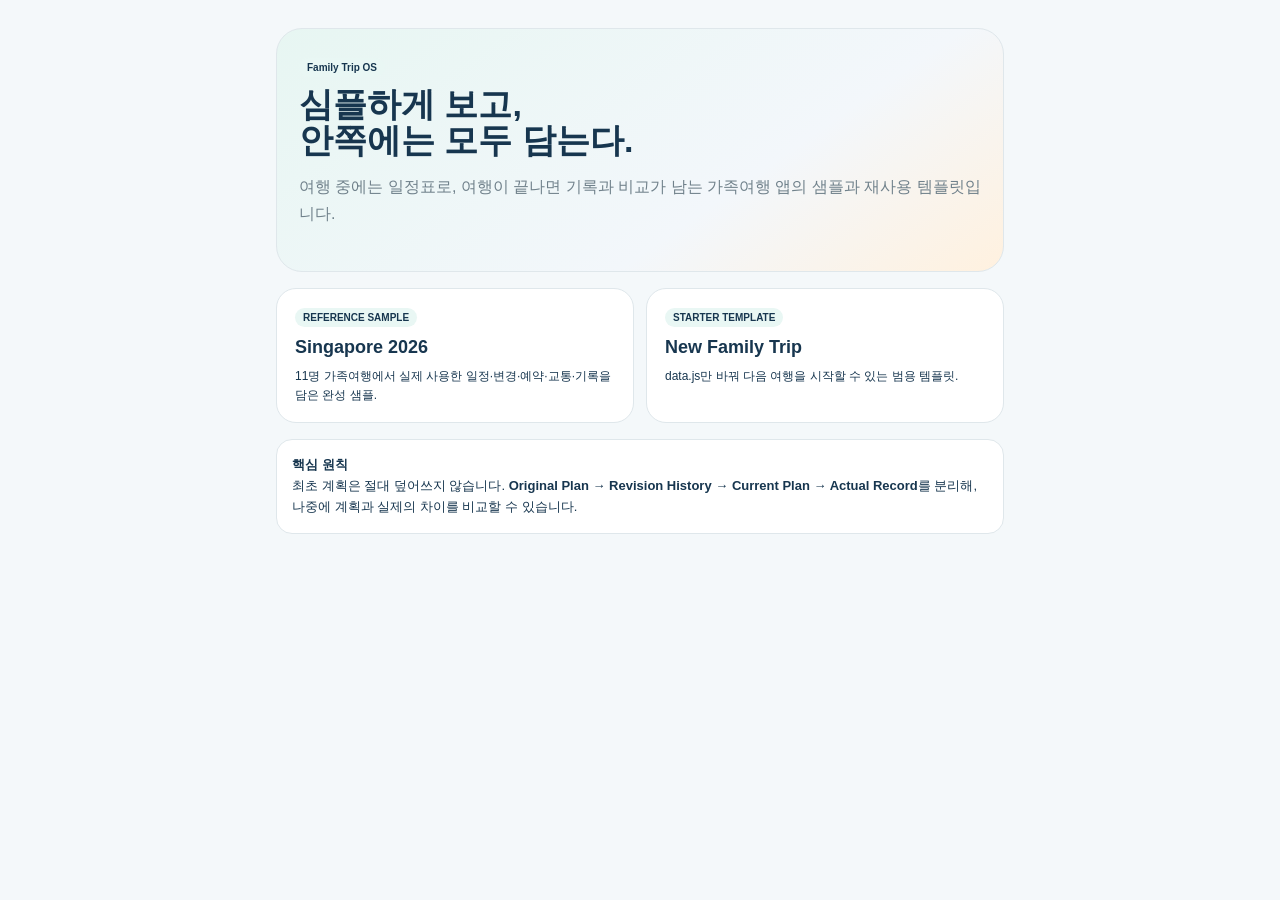
<file: index.html>
<!doctype html>
<html lang="ko"><head><meta charset="utf-8"><meta name="viewport" content="width=device-width,initial-scale=1">
<title>Family Trip App · Sample & Template</title>
<style>
:root{--ink:#17364f;--muted:#70818b;--line:#dfe7eb;--mint:#e9f7f4;--bg:#f4f8fa}*{box-sizing:border-box}body{margin:0;background:var(--bg);font-family:-apple-system,BlinkMacSystemFont,"Segoe UI","Noto Sans KR",sans-serif;color:var(--ink)}main{max-width:760px;margin:auto;padding:28px 16px 60px}.hero{padding:28px 22px;border:1px solid var(--line);border-radius:26px;background:linear-gradient(145deg,#e7f6f2,#f3f7fb 64%,#fff1df)}h1{margin:0;font-size:34px;line-height:1.05}p{line-height:1.65;color:var(--muted)}.cards{display:grid;grid-template-columns:1fr 1fr;gap:12px;margin-top:16px}.card{display:block;text-decoration:none;color:inherit;background:#fff;border:1px solid var(--line);border-radius:20px;padding:18px}.card b{display:block;font-size:18px;margin-bottom:8px}.tag{display:inline-block;background:var(--mint);padding:4px 8px;border-radius:999px;font-size:10px;font-weight:900;margin-bottom:10px}.small{font-size:12px}.principle{margin-top:16px;padding:15px;border-radius:16px;background:#fff;border:1px solid var(--line);font-size:13px;line-height:1.6}@media(max-width:620px){.cards{grid-template-columns:1fr}h1{font-size:28px}}</style>
</head><body><main><section class="hero"><div class="tag">Family Trip OS</div><h1>심플하게 보고,<br>안쪽에는 모두 담는다.</h1><p>여행 중에는 일정표로, 여행이 끝나면 기록과 비교가 남는 가족여행 앱의 샘플과 재사용 템플릿입니다.</p></section>
<section class="cards"><a class="card" href="./sample-singapore-2026/"><div class="tag">REFERENCE SAMPLE</div><b>Singapore 2026</b><span class="small">11명 가족여행에서 실제 사용한 일정·변경·예약·교통·기록을 담은 완성 샘플.</span></a><a class="card" href="./template/"><div class="tag">STARTER TEMPLATE</div><b>New Family Trip</b><span class="small">data.js만 바꿔 다음 여행을 시작할 수 있는 범용 템플릿.</span></a></section>
<div class="principle"><b>핵심 원칙</b><br>최초 계획은 절대 덮어쓰지 않습니다. <b>Original Plan → Revision History → Current Plan → Actual Record</b>를 분리해, 나중에 계획과 실제의 차이를 비교할 수 있습니다.</div>
</main></body></html>
</file>
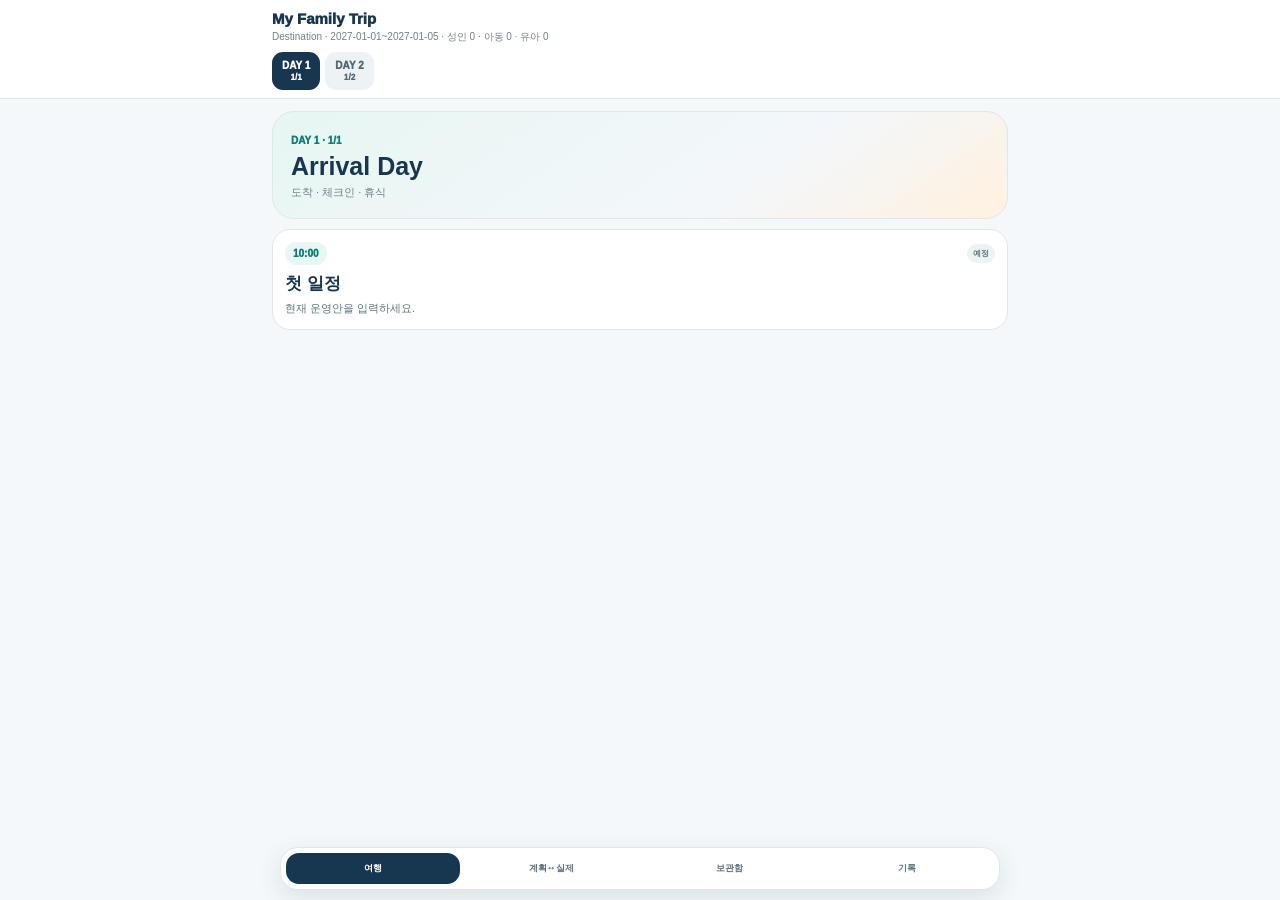
<file: template/index.html>
<!doctype html><html lang="ko"><head><meta charset="utf-8"><meta name="viewport" content="width=device-width,initial-scale=1,viewport-fit=cover"><title>Family Trip Template</title><link rel="stylesheet" href="./assets/css/styles.css"></head><body><header class="top"><div class="head"><div class="brand" id="brand"></div><div class="meta" id="meta"></div><div class="days" id="days"></div></div></header><main class="wrap"><section class="panel on" id="tripPanel"></section><section class="panel" id="archivePanel"></section><section class="panel" id="infoPanel"></section><section class="panel" id="tipsPanel"></section></main><nav class="nav"><button class="on" data-tab="trip">여행</button><button data-tab="archive">계획↔실제</button><button data-tab="info">보관함</button><button data-tab="tips">기록</button></nav><script src="./assets/js/data.js"></script><script src="./assets/js/app.js"></script></body></html>
</file>
<file: template/assets/css/styles.css>
:root{--bg:#f4f8fa;--card:#fff;--ink:#17364f;--muted:#71818c;--line:#dfe7eb;--mint:#e9f7f4;--mintInk:#0b7d73}*{box-sizing:border-box}html,body{margin:0;background:var(--bg);color:var(--ink);font-family:-apple-system,BlinkMacSystemFont,"Segoe UI","Noto Sans KR",sans-serif}body{padding-bottom:80px}.top{position:sticky;top:0;z-index:20;background:#ffffffef;backdrop-filter:blur(12px);border-bottom:1px solid var(--line)}.head{max-width:760px;margin:auto;padding:10px 12px 8px}.brand{font-size:15px;font-weight:950}.meta{font-size:10px;color:var(--muted);margin-top:3px}.days{display:flex;gap:5px;overflow:auto;margin-top:8px;scrollbar-width:none}.days::-webkit-scrollbar{display:none}.daybtn{border:0;background:#edf2f4;color:#526773;border-radius:11px;padding:8px 10px;font-size:10px;font-weight:950;white-space:nowrap}.daybtn.on{background:var(--ink);color:#fff}.wrap{max-width:760px;margin:auto;padding:12px}.hero{border:1px solid var(--line);border-radius:22px;background:linear-gradient(145deg,#e7f6f2,#f3f7fb 64%,#fff1df);padding:18px;margin-bottom:10px}.hero small{font-size:10px;color:var(--mintInk);font-weight:950}.hero h1{margin:4px 0;font-size:25px}.hero p{margin:0;color:var(--muted);font-size:11px}.timeline{display:grid;gap:9px}.card{background:#fff;border:1px solid var(--line);border-radius:18px;padding:12px}.cardtop{display:flex;gap:8px;align-items:center}.time{background:var(--mint);color:var(--mintInk);border-radius:999px;padding:6px 8px;font-size:10px;font-weight:950}.status{margin-left:auto;font-size:8px;font-weight:950;padding:4px 6px;border-radius:999px;background:#edf3f5;color:#60737d}.status.actual{background:#e7f7ef;color:#08705b}.title{font-size:17px;font-weight:950;margin-top:7px}.desc{font-size:11px;line-height:1.55;color:#60747f;margin-top:5px}.split{display:grid;grid-template-columns:1fr 1fr;gap:8px}.lane{border:1px solid #dce6ea;background:#fff;border-radius:16px;padding:10px}.lanehead{font-size:10px;font-weight:950;color:#486473;margin-bottom:6px}.join{margin:9px 0;text-align:center;font-size:10px;font-weight:950;color:#0b7d73}.nav{position:fixed;left:50%;bottom:10px;transform:translateX(-50%);z-index:30;width:min(94%,720px);background:#fff;border:1px solid var(--line);border-radius:18px;padding:5px;display:grid;grid-template-columns:repeat(4,1fr);gap:4px;box-shadow:0 8px 24px rgba(23,54,79,.12)}.nav button{border:0;background:transparent;border-radius:13px;padding:9px 4px;font-size:9px;font-weight:950;color:#60737d}.nav button.on{background:#17364f;color:#fff}.panel{display:none}.panel.on{display:block}.section{background:#fff;border:1px solid var(--line);border-radius:18px;padding:14px;margin-bottom:9px}.section h2{margin:0 0 9px;font-size:15px}.row{display:grid;grid-template-columns:86px 1fr;gap:8px;padding:8px 0;border-top:1px dashed #e5ebee;font-size:11px}.row:first-of-type{border-top:0}.row b{font-size:10px;color:#72848e}.compare{display:grid;grid-template-columns:1fr 1fr;gap:7px}.box{border:1px solid #e1e8eb;border-radius:12px;padding:10px;background:#fbfcfd}.box b{font-size:10px}.box p{font-size:11px;line-height:1.5;color:#536b76}.reason{margin-top:6px;background:#fff6e7;border-radius:10px;padding:8px;font-size:10px;color:#775b1b}.empty{padding:20px;text-align:center;color:#8a99a1;font-size:11px}@media(max-width:600px){.split,.compare{grid-template-columns:1fr 1fr}.hero h1{font-size:22px}.lane .title{font-size:14px}.lane .desc{font-size:10px}}
</file>
